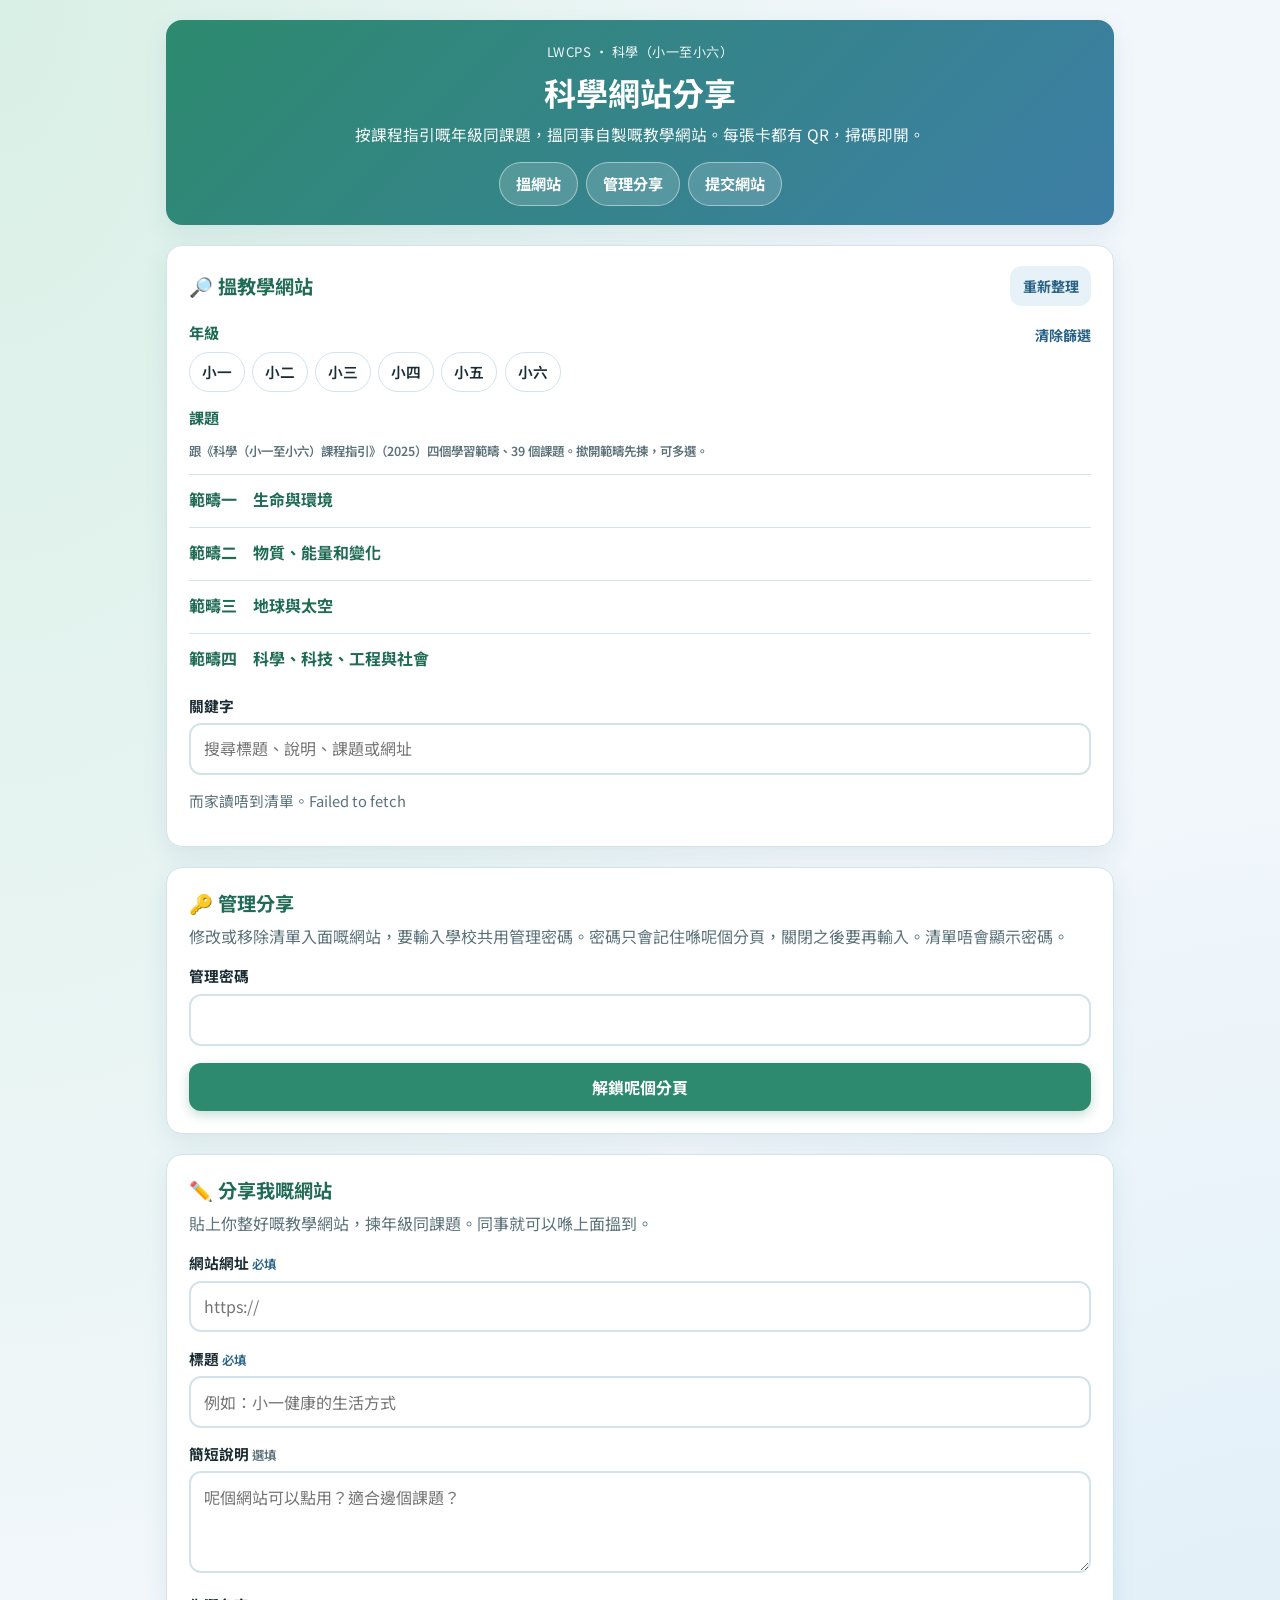
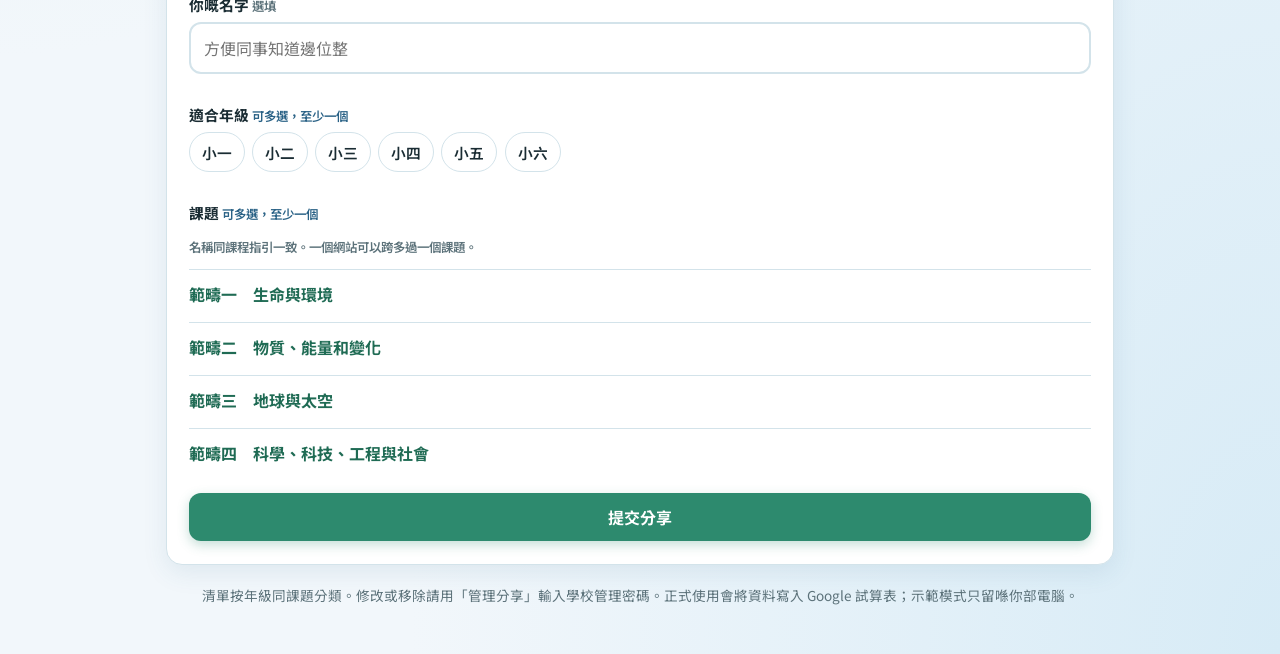
<file: index.html>
<!DOCTYPE html>
<html lang="zh-Hant">
<head>
  <meta charset="UTF-8" />
  <meta name="viewport" content="width=device-width, initial-scale=1" />
  <meta name="description" content="LWCPS 老師分享自製小學科學教學網站，按《科學（小一至小六）課程指引》（2025）的年級同課題篩選。" />
  <meta name="theme-color" content="#2d8a6e" />
  <title>科學網站分享｜小學科學</title>
  <link rel="icon" href="favicon.svg" type="image/svg+xml" />
  <link rel="preconnect" href="https://fonts.googleapis.com" />
  <link rel="preconnect" href="https://fonts.gstatic.com" crossorigin />
  <link href="https://fonts.googleapis.com/css2?family=Noto+Sans+TC:wght@400;600;700&display=swap" rel="stylesheet" />
  <link rel="stylesheet" href="styles.css?v=5" />
</head>
<body>
  <a class="skip-link" href="#browse">跳到網站清單</a>
  <div class="wrap">
    <header class="site-header">
      <p class="eyebrow">LWCPS · 科學（小一至小六）</p>
      <h1>科學網站分享</h1>
      <p class="subtitle">按課程指引嘅年級同課題，搵同事自製嘅教學網站。每張卡都有 QR，掃碼即開。</p>
      <nav class="page-nav" aria-label="頁面">
        <a class="page-nav-link" href="#browse">搵網站</a>
        <a class="page-nav-link" href="#manage">管理分享</a>
        <a class="page-nav-link" href="#submit">提交網站</a>
      </nav>
    </header>

    <div id="mock-banner" class="mock-banner" role="status" hidden>
      <p id="mock-banner-text"></p>
      <button type="button" class="btn btn-ghost" id="reset-mock-btn">重設示範資料</button>
    </div>

    <main>
      <section class="card" id="browse" aria-labelledby="browse-title">
        <div class="section-head">
          <h2 id="browse-title"><span class="emoji" aria-hidden="true">🔎</span> 搵教學網站</h2>
          <button type="button" class="btn btn-secondary" id="refresh-btn">重新整理</button>
        </div>

        <div class="filter-block">
          <div class="filter-label-row">
            <h3 id="filter-grade-label">年級</h3>
            <button type="button" class="text-btn" id="clear-filters-btn">清除篩選</button>
          </div>
          <div class="chip-row" id="filter-grades" role="group" aria-labelledby="filter-grade-label"></div>
        </div>

        <div class="filter-block">
          <h3 id="filter-topic-label">課題</h3>
          <p class="hint">跟《科學（小一至小六）課程指引》（2025）四個學習範疇、39 個課題。撳開範疇先揀，可多選。</p>
          <div id="filter-topics" role="group" aria-labelledby="filter-topic-label"></div>
        </div>

        <div class="filter-block">
          <label for="keyword">關鍵字</label>
          <input id="keyword" type="search" placeholder="搜尋標題、說明、課題或網址" autocomplete="off" enterkeyhint="search" />
        </div>

        <p class="result-meta" id="result-meta" aria-live="polite">載入緊…</p>
        <div id="list-feedback" class="feedback" role="status" aria-live="polite"></div>
        <div id="card-list" class="card-list"></div>
      </section>

      <section class="card" id="manage" aria-labelledby="manage-title">
        <h2 id="manage-title"><span class="emoji" aria-hidden="true">🔑</span> 管理分享</h2>
        <p class="section-lead">修改或移除清單入面嘅網站，要輸入學校共用管理密碼。密碼只會記住喺呢個分頁，關閉之後要再輸入。清單唔會顯示密碼。</p>
        <p id="manage-hint" class="manage-hint" hidden></p>
        <p id="redeploy-note" class="manage-hint" hidden>清單未有編號。請管理員將新嘅 Apps Script 重新部署（同一個網址）之後，再撳重新整理。</p>
        <form id="unlock-form" class="form-grid" autocomplete="off">
          <div>
            <label for="unlock-password">管理密碼</label>
            <input id="unlock-password" name="science-share-manage-password" type="password" inputmode="numeric" autocomplete="off" spellcheck="false" />
            <p id="unlock-error" class="form-error" hidden></p>
          </div>
          <div class="actions">
            <button type="submit" class="btn btn-primary btn-inline" id="unlock-btn">解鎖呢個分頁</button>
          </div>
        </form>
        <p id="unlock-status" class="unlock-status" hidden>呢個分頁已解鎖。可以撳卡片上嘅「修改」或「移除」。</p>
        <button type="button" class="btn btn-secondary" id="lock-btn" hidden>鎖定</button>
      </section>

      <section class="card" id="submit" aria-labelledby="submit-title">
        <h2 id="submit-title"><span class="emoji" aria-hidden="true">✏️</span> <span id="submit-title-text">分享我嘅網站</span></h2>
        <p class="section-lead" id="submit-lead">貼上你整好嘅教學網站，揀年級同課題。同事就可以喺上面搵到。</p>

        <form id="share-form" class="form-grid" novalidate>
          <div>
            <label for="site-url">網站網址 <span class="req">必填</span></label>
            <input id="site-url" name="url" type="url" inputmode="url" placeholder="https://" required maxlength="500" />
          </div>

          <div>
            <label for="site-title">標題 <span class="req">必填</span></label>
            <input id="site-title" name="title" type="text" placeholder="例如：小一健康的生活方式" required maxlength="80" />
          </div>

          <div>
            <label for="site-note">簡短說明 <span class="hint">選填</span></label>
            <textarea id="site-note" name="note" rows="3" maxlength="300" placeholder="呢個網站可以點用？適合邊個課題？"></textarea>
          </div>

          <div>
            <label for="site-submitter">你嘅名字 <span class="hint">選填</span></label>
            <input id="site-submitter" name="submitter" type="text" maxlength="40" placeholder="方便同事知道邊位整" />
          </div>

          <div>
            <p class="field-label" id="form-grade-label">適合年級 <span class="req">可多選，至少一個</span></p>
            <div class="chip-row" id="form-grades" role="group" aria-labelledby="form-grade-label"></div>
          </div>

          <div>
            <p class="field-label" id="form-topic-label">課題 <span class="req">可多選，至少一個</span></p>
            <p class="hint">名稱同課程指引一致。一個網站可以跨多過一個課題。</p>
            <div id="form-topics" role="group" aria-labelledby="form-topic-label"></div>
          </div>

          <div class="actions">
            <button type="submit" class="btn btn-primary" id="submit-btn">提交分享</button>
            <button type="button" class="btn btn-secondary" id="cancel-edit-btn" hidden>取消修改</button>
          </div>
        </form>

        <div id="feedback" class="feedback" role="status" aria-live="polite">
          <p class="title" id="feedback-title"></p>
          <p class="msg" id="feedback-msg"></p>
          <div id="feedback-qr" class="feedback-qr" hidden></div>
        </div>
      </section>
    </main>

    <footer class="footer-note">
      <p>清單按年級同課題分類。修改或移除請用「管理分享」輸入學校管理密碼。正式使用會將資料寫入 Google 試算表；示範模式只留喺你部電腦。</p>
    </footer>
  </div>

  <section class="print-sheet" id="print-sheet">
    <p class="print-kicker">科學網站分享 · 小學科學</p>
    <h1 id="print-title"></h1>
    <div id="print-qr"></div>
    <p id="print-url" class="print-url"></p>
    <p>用電話相機掃碼即可開啟。</p>
  </section>

  <div id="confirm-modal" class="modal" hidden>
    <div class="modal-card" role="dialog" aria-modal="true" aria-labelledby="confirm-title">
      <h2 id="confirm-title">移除分享</h2>
      <p id="confirm-msg"></p>
      <div class="modal-actions">
        <button type="button" class="btn btn-secondary" id="confirm-cancel">取消</button>
        <button type="button" class="btn btn-danger" id="confirm-ok">確定移除</button>
      </div>
    </div>
  </div>

  <script src="vendor/qrcode-generator.js?v=5"></script>
  <script src="vendor/qrcode-utf8.js?v=5"></script>
  <script src="config.js?v=5"></script>
  <script src="app.js?v=5"></script>
</body>
</html>
</file>
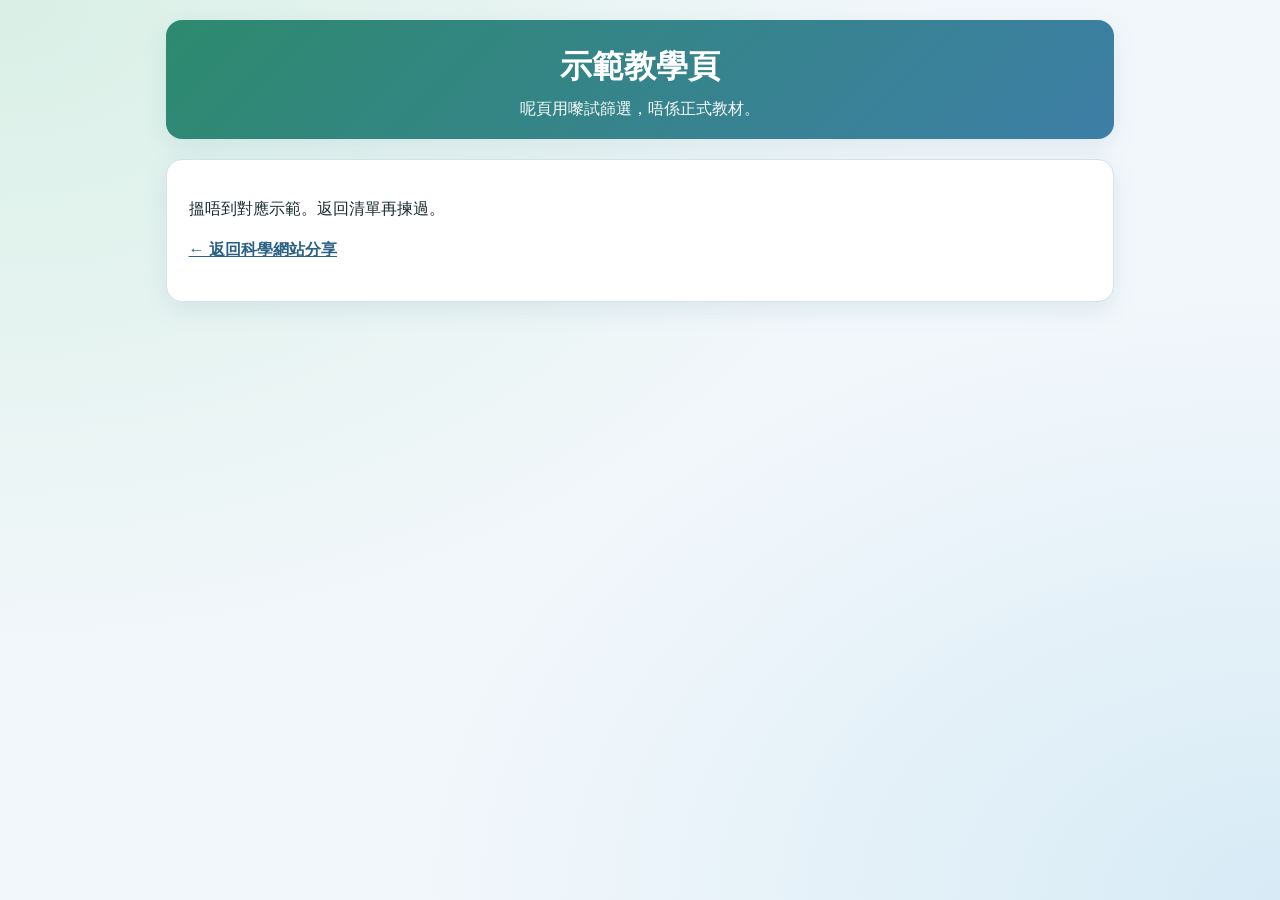
<file: samples/demo.html>
<!DOCTYPE html>
<html lang="zh-Hant">
<head>
  <meta charset="UTF-8" />
  <meta name="viewport" content="width=device-width, initial-scale=1" />
  <title>示範教學頁｜科學網站分享</title>
  <link rel="icon" href="../favicon.svg" type="image/svg+xml" />
  <link rel="stylesheet" href="../styles.css?v=4" />
</head>
<body>
  <div class="wrap">
    <header class="site-header">
      <h1 id="demo-title">示範教學頁</h1>
      <p class="subtitle" id="demo-lead">呢頁用嚟試篩選，唔係正式教材。</p>
    </header>
    <main>
      <section class="card">
        <p id="demo-body">載入緊…</p>
        <p><a class="text-link" href="../index.html">← 返回科學網站分享</a></p>
      </section>
    </main>
  </div>
  <script>
    (function () {
      var pages = {
        'body-structure': {
          title: '示範：生物的構造',
          lead: '小二 · 生物的特性 · 生物的構造',
          body: '呢個係示範頁，用來試「科學網站分享」嘅篩選，唔係正式教材。可以帶學生觀察植物嘅葉、根同莖。'
        },
        'healthy-living': {
          title: '示範：健康的生活方式',
          lead: '小一 · 人體健康 · 健康的生活方式',
          body: '示範頁。由眼睛、牙齒同作息講起：均衡飲食、運動、充足睡眠。'
        },
        'daily-weather': {
          title: '示範：日常的天氣現象',
          lead: '小二 · 氣候與季節 · 日常的天氣現象',
          body: '示範頁。連續幾日記錄陰、晴、雨、風同氣温。'
        },
        light: {
          title: '示範：光的特性與相關現象',
          lead: '小一 · 能量的不同形式和傳遞 · 光的特性與相關現象',
          body: '示範頁。用手電照物件，睇光照射喺不透明物件上會有影子。'
        },
        'force-motion': {
          title: '示範：力和與運動相關的現象',
          lead: '小二、小四 · 力和運動 · 力和與運動相關的現象',
          body: '示範頁。推拉玩具車，比下唔同地面邊度滑得遠，引入摩擦力。'
        },
        electricity: {
          title: '示範：電的特性與相關現象',
          lead: '小四 · 能量的不同形式和傳遞 · 電的特性與相關現象',
          body: '示範頁。用電池、電線、燈泡砌簡單閉合電路，再講用電安全。'
        },
        'solar-system': {
          title: '示範：太陽和八大行星',
          lead: '小三、小五 · 宇宙中的太陽系',
          body: '示範頁。用模型講太陽同八大行星，再觀察月亮形狀點樣變。'
        },
        'human-environment': {
          title: '示範：人類行為對自然環境的影響',
          lead: '小二、小五 · 生物與自然環境的相互關係',
          body: '示範頁。由空氣污染、水污染同慳水講起，再諗下點樣保護環境。'
        }
      };
      var id = new URLSearchParams(location.search).get('id') || '';
      var page = pages[id] || {
        title: '示範教學頁',
        lead: '呢頁用嚟試篩選，唔係正式教材。',
        body: '搵唔到對應示範。返回清單再揀過。'
      };
      document.title = page.title + '｜科學網站分享';
      document.getElementById('demo-title').textContent = page.title;
      document.getElementById('demo-lead').textContent = page.lead;
      document.getElementById('demo-body').textContent = page.body;
    })();
  </script>
</body>
</html>
</file>
<file: styles.css>
/* 科學網站分享 — 校園友善樣式（軟綠／軟藍） */
:root {
  --bg: #f2f7fb;
  --card: #ffffff;
  --primary: #2d8a6e;
  --primary-dark: #1f6b54;
  --primary-light: #e7f6ef;
  --blue: #3d7ea6;
  --blue-dark: #2a6286;
  --blue-soft: #e7f2f8;
  --text: #1a2c33;
  --muted: #5c727a;
  --border: #d3e3ea;
  --danger: #c2524a;
  --danger-soft: #fdeceb;
  --success: #1f8a72;
  --success-soft: #e7f7f2;
  --shadow: 0 8px 24px rgba(45, 110, 140, 0.1);
  --radius: 16px;
  --font: "Noto Sans TC", "PingFang TC", "Microsoft JhengHei", sans-serif;
}

*,
*::before,
*::after {
  box-sizing: border-box;
}

[hidden] {
  display: none !important;
}

html {
  font-size: 16px;
  scroll-behavior: smooth;
}

body {
  margin: 0;
  min-height: 100vh;
  font-family: var(--font);
  color: var(--text);
  background:
    radial-gradient(ellipse at top left, #d9f0e6 0%, transparent 52%),
    radial-gradient(ellipse at bottom right, #d7ebf6 0%, transparent 48%),
    var(--bg);
  line-height: 1.55;
}

.skip-link {
  position: absolute;
  left: 0.75rem;
  top: -3rem;
  background: #fff;
  color: var(--primary-dark);
  padding: 0.45rem 0.75rem;
  border-radius: 8px;
  z-index: 5;
}

.skip-link:focus {
  top: 0.75rem;
}

.wrap {
  max-width: 980px;
  margin: 0 auto;
  padding: 1.25rem 1rem 3rem;
}

.site-header {
  text-align: center;
  margin-bottom: 1.25rem;
  padding: 1.35rem 1rem 1.15rem;
  background: linear-gradient(135deg, var(--primary) 0%, var(--blue) 100%);
  color: #fff;
  border-radius: var(--radius);
  box-shadow: var(--shadow);
}

.eyebrow {
  margin: 0 0 0.35rem;
  font-size: 0.82rem;
  letter-spacing: 0.04em;
  opacity: 0.92;
}

.site-header h1 {
  margin: 0 0 0.35rem;
  font-size: clamp(1.45rem, 4.4vw, 2rem);
  font-weight: 700;
}

.subtitle {
  margin: 0 auto;
  max-width: 36rem;
  opacity: 0.96;
  font-size: 0.98rem;
}

.page-nav {
  display: flex;
  flex-wrap: wrap;
  justify-content: center;
  gap: 0.5rem;
  margin-top: 0.95rem;
}

.page-nav-link {
  text-decoration: none;
  color: #fff;
  background: rgba(255, 255, 255, 0.16);
  border: 1px solid rgba(255, 255, 255, 0.45);
  padding: 0.45rem 1rem;
  border-radius: 999px;
  font-weight: 700;
  font-size: 0.95rem;
  min-height: 44px;
  display: inline-flex;
  align-items: center;
}

.page-nav-link:hover,
.page-nav-link:focus-visible {
  background: rgba(255, 255, 255, 0.28);
}

main {
  display: flex;
  flex-direction: column;
  gap: 1.25rem;
}

.card {
  background: var(--card);
  border-radius: var(--radius);
  padding: 1.15rem 1.1rem 1.25rem;
  box-shadow: var(--shadow);
  border: 1px solid var(--border);
}

.card h2,
.card h3 {
  color: var(--primary-dark);
}

.card h2 {
  margin: 0;
  font-size: 1.2rem;
  display: flex;
  align-items: center;
  gap: 0.35rem;
}

.card h3 {
  margin: 0 0 0.45rem;
  font-size: 0.95rem;
}

.section-head {
  display: flex;
  align-items: center;
  justify-content: space-between;
  gap: 0.75rem;
  margin-bottom: 0.9rem;
}

.section-lead {
  margin: 0.35rem 0 1rem;
  color: var(--muted);
}

.filter-block + .filter-block {
  margin-top: 0.9rem;
}

.filter-label-row {
  display: flex;
  align-items: center;
  justify-content: space-between;
  gap: 0.5rem;
}

.chip-row,
.chip-group .chip-row {
  display: flex;
  flex-wrap: wrap;
  gap: 0.45rem;
}

.chip-group {
  margin-bottom: 0.65rem;
}

.chip-group-label {
  margin: 0 0 0.3rem;
  font-size: 0.78rem;
  font-weight: 700;
  color: var(--blue-dark);
}

.chip {
  appearance: none;
  border: 1.5px solid var(--border);
  background: #fff;
  color: var(--text);
  border-radius: 999px;
  padding: 0.4rem 0.75rem;
  min-height: 40px;
  font: inherit;
  font-size: 0.92rem;
  font-weight: 600;
  cursor: pointer;
  white-space: normal;
  text-align: left;
  line-height: 1.35;
  max-width: 100%;
}

.chip:hover {
  border-color: var(--blue);
}

.chip:focus-visible {
  outline: 3px solid rgba(61, 126, 166, 0.35);
  outline-offset: 1px;
}

.chip.is-on {
  background: var(--blue-soft);
  border-color: var(--blue);
  color: var(--blue-dark);
}

.chip.is-on.chip-grade {
  background: var(--primary-light);
  border-color: var(--primary);
  color: var(--primary-dark);
}

label,
.field-label {
  display: block;
  font-weight: 700;
  font-size: 0.92rem;
  margin-bottom: 0.35rem;
}

.hint,
.req {
  font-weight: 600;
  font-size: 0.78rem;
}

.hint {
  color: var(--muted);
}

.req {
  color: var(--blue-dark);
}

input[type="url"],
input[type="text"],
input[type="search"],
input[type="password"],
textarea {
  width: 100%;
  padding: 0.72rem 0.85rem;
  border: 2px solid var(--border);
  border-radius: 12px;
  font: inherit;
  font-size: 1rem;
  color: var(--text);
  background: #fff;
}

textarea {
  resize: vertical;
  min-height: 5.2rem;
}

input:focus,
textarea:focus {
  outline: none;
  border-color: var(--primary);
  box-shadow: 0 0 0 3px rgba(45, 138, 110, 0.18);
}

input[aria-invalid="true"],
textarea[aria-invalid="true"] {
  border-color: var(--danger);
}

.form-grid {
  display: grid;
  gap: 0.95rem;
}

.actions {
  display: flex;
  flex-wrap: wrap;
  gap: 0.5rem;
  margin-top: 0.15rem;
}

.form-grid .actions .btn-primary {
  width: auto;
  flex: 1 1 12rem;
}

.form-grid .actions .btn-secondary {
  flex: 1 1 8rem;
}

.btn {
  display: inline-flex;
  align-items: center;
  justify-content: center;
  gap: 0.35rem;
  padding: 0.72rem 1rem;
  border-radius: 12px;
  border: none;
  font: inherit;
  font-weight: 700;
  cursor: pointer;
  text-decoration: none;
  min-height: 44px;
}

.btn:disabled {
  opacity: 0.6;
  cursor: not-allowed;
}

.btn-primary {
  width: 100%;
  background: var(--primary);
  color: #fff;
  box-shadow: 0 4px 12px rgba(45, 138, 110, 0.28);
}

.btn-primary:hover:not(:disabled) {
  background: var(--primary-dark);
}

.btn-secondary {
  background: var(--blue-soft);
  color: var(--blue-dark);
  padding: 0.45rem 0.8rem;
  min-height: 40px;
  font-size: 0.88rem;
}

.btn-secondary:hover:not(:disabled) {
  background: #d5e8f3;
}

.btn-primary.btn-inline {
  width: auto;
  min-width: 8rem;
}

.btn-quiet {
  background: #fff;
  color: var(--text);
  border: 1.5px solid var(--border);
}

.btn-quiet:hover:not(:disabled) {
  border-color: var(--primary);
  color: var(--primary-dark);
}

.btn-quiet-danger {
  background: #fff;
  color: var(--danger);
  border: 1.5px solid #f0c2bd;
}

.btn-quiet-danger:hover:not(:disabled) {
  background: var(--danger-soft);
}

.btn-danger {
  background: var(--danger);
  color: #fff;
}

.btn-danger:hover:not(:disabled) {
  background: #a8433c;
}

.btn-ghost {
  background: transparent;
  color: var(--primary-dark);
  border: 1.5px solid rgba(31, 107, 84, 0.35);
  min-height: 40px;
  padding: 0.35rem 0.75rem;
}

.text-btn {
  appearance: none;
  border: none;
  background: none;
  color: var(--blue-dark);
  font: inherit;
  font-weight: 700;
  font-size: 0.88rem;
  cursor: pointer;
  padding: 0.2rem 0;
}

.text-link {
  color: var(--blue-dark);
  font-weight: 700;
}

.result-meta {
  margin: 0.95rem 0 0.7rem;
  color: var(--muted);
  font-size: 0.92rem;
}

.card-list {
  display: grid;
  gap: 0.8rem;
}

.site-card {
  border: 1px solid var(--border);
  border-radius: 14px;
  padding: 0.9rem 0.9rem 0.85rem;
  background: linear-gradient(180deg, #f8fcff 0%, #fff 42%);
  display: flex;
  flex-direction: column;
  gap: 0.45rem;
}

.site-card.is-new {
  border-color: var(--primary);
  box-shadow: 0 0 0 3px rgba(45, 138, 110, 0.18);
}

.grade-row,
.topic-row {
  display: flex;
  flex-wrap: wrap;
  gap: 0.35rem;
}

.pill {
  display: inline-flex;
  align-items: center;
  border-radius: 999px;
  padding: 0.12rem 0.5rem;
  font-size: 0.78rem;
  font-weight: 700;
}

.pill-grade {
  background: var(--primary-light);
  color: var(--primary-dark);
}

.pill-topic {
  background: var(--blue-soft);
  color: var(--blue-dark);
}

.pill-demo {
  background: #fff4df;
  color: #8a5a12;
}

.card-title {
  color: var(--text);
  font-size: 1.05rem;
  font-weight: 700;
  text-decoration: none;
  line-height: 1.4;
}

.card-title:hover,
.card-title:focus-visible {
  color: var(--blue-dark);
  text-decoration: underline;
}

.host {
  margin: 0;
  color: var(--muted);
  font-size: 0.8rem;
  word-break: break-all;
}

.note {
  margin: 0;
  font-size: 0.92rem;
}

.meta-line {
  margin: 0;
  color: var(--muted);
  font-size: 0.8rem;
}

.open-link {
  margin-top: 0.25rem;
  background: var(--blue);
  color: #fff;
}

.open-link:hover {
  background: var(--blue-dark);
}

.empty-state {
  margin: 0;
  padding: 1rem 0.2rem 0.3rem;
  color: var(--muted);
}

.feedback {
  display: none;
  margin-top: 1rem;
  padding: 0.9rem 1rem;
  border-radius: 12px;
}

.feedback.visible {
  display: block;
}

.feedback.success {
  background: var(--success-soft);
  border: 2px solid #b7e4d6;
}

.feedback.error {
  background: var(--danger-soft);
  border: 2px solid #f3c2bc;
}

.feedback .title {
  margin: 0 0 0.25rem;
  font-weight: 700;
}

.feedback .msg {
  margin: 0;
}

.mock-banner {
  display: flex;
  flex-wrap: wrap;
  align-items: center;
  justify-content: space-between;
  gap: 0.65rem;
  margin-bottom: 1rem;
  padding: 0.8rem 0.95rem;
  background: #fff8ea;
  border: 1.5px solid #f0d7a2;
  border-radius: 14px;
  color: #6d5316;
}

.mock-banner p {
  margin: 0;
  flex: 1 1 16rem;
}

.mock-banner[hidden] {
  display: none;
}

.footer-note {
  margin-top: 1.25rem;
  color: var(--muted);
  font-size: 0.85rem;
  text-align: center;
}

.footer-note p {
  margin: 0;
}

.manage-hint,
.unlock-status {
  margin: 0 0 0.75rem;
  font-weight: 700;
  color: var(--primary-dark);
}

.form-error {
  margin: 0.4rem 0 0;
  color: var(--danger);
  font-weight: 700;
}

.modal {
  position: fixed;
  inset: 0;
  z-index: 30;
  display: flex;
  align-items: center;
  justify-content: center;
  padding: 1rem;
  background: rgba(26, 44, 51, 0.48);
}

.modal-card {
  width: min(100%, 26rem);
  max-height: calc(100vh - 2rem);
  overflow: auto;
  background: #fff;
  border-radius: var(--radius);
  padding: 1.15rem 1.1rem 1.2rem;
  box-shadow: var(--shadow);
}

.modal-card h2 {
  margin: 0 0 0.45rem;
  color: var(--primary-dark);
  font-size: 1.15rem;
}

.modal-card p {
  margin: 0;
}

.modal-actions {
  display: flex;
  flex-wrap: wrap;
  gap: 0.5rem;
  margin-top: 1rem;
}

.modal-actions .btn {
  flex: 1 1 8rem;
}

#list-feedback.visible {
  margin-bottom: 0.75rem;
  font-weight: 700;
}

details.strand {
  border-top: 1px solid var(--border);
  margin-top: 0.35rem;
  padding-top: 0.15rem;
}

details.strand summary {
  cursor: pointer;
  font-weight: 700;
  color: var(--primary-dark);
  min-height: 44px;
  display: flex;
  align-items: center;
}

.qr-block {
  display: flex;
  flex-wrap: wrap;
  align-items: center;
  gap: 0.65rem;
  margin-top: 0.35rem;
}

.qr-frame {
  display: flex;
  flex-direction: column;
  align-items: center;
  gap: 0.2rem;
  background: #fff;
  border: 1px solid var(--border);
  border-radius: 12px;
  padding: 0.45rem 0.45rem 0.35rem;
}

.qr-canvas {
  width: 132px;
  height: 132px;
  image-rendering: pixelated;
}

.qr-caption {
  margin: 0;
  font-size: 0.75rem;
  font-weight: 700;
  color: var(--blue-dark);
}

.qr-actions,
.card-actions {
  display: flex;
  flex-wrap: wrap;
  gap: 0.4rem;
}

.card-actions .btn,
.qr-actions .btn {
  min-height: 40px;
  padding: 0.4rem 0.7rem;
  font-size: 0.88rem;
}

.feedback-qr {
  margin-top: 0.75rem;
}

.feedback-qr[hidden] {
  display: none;
}

.print-sheet {
  display: none;
}

@media print {
  body * {
    visibility: hidden !important;
  }

  .print-sheet,
  .print-sheet * {
    visibility: visible !important;
  }

  .print-sheet {
    display: block !important;
    position: absolute;
    left: 0;
    top: 0;
    width: 100%;
    background: #fff;
    color: #000;
    text-align: center;
    padding: 18mm 12mm;
  }

  .print-kicker,
  .print-url {
    margin: 0.4rem 0;
  }

  .print-sheet h1 {
    font-size: 1.4rem;
    margin: 0.4rem 0 1rem;
  }

  .print-sheet canvas {
    width: 280px !important;
    height: 280px !important;
  }
}

@media (min-width: 760px) {
  .card {
    padding: 1.3rem 1.35rem 1.4rem;
  }

  .card-list {
    grid-template-columns: 1fr 1fr;
  }

  .site-card {
    min-height: 100%;
  }
}
</file>
